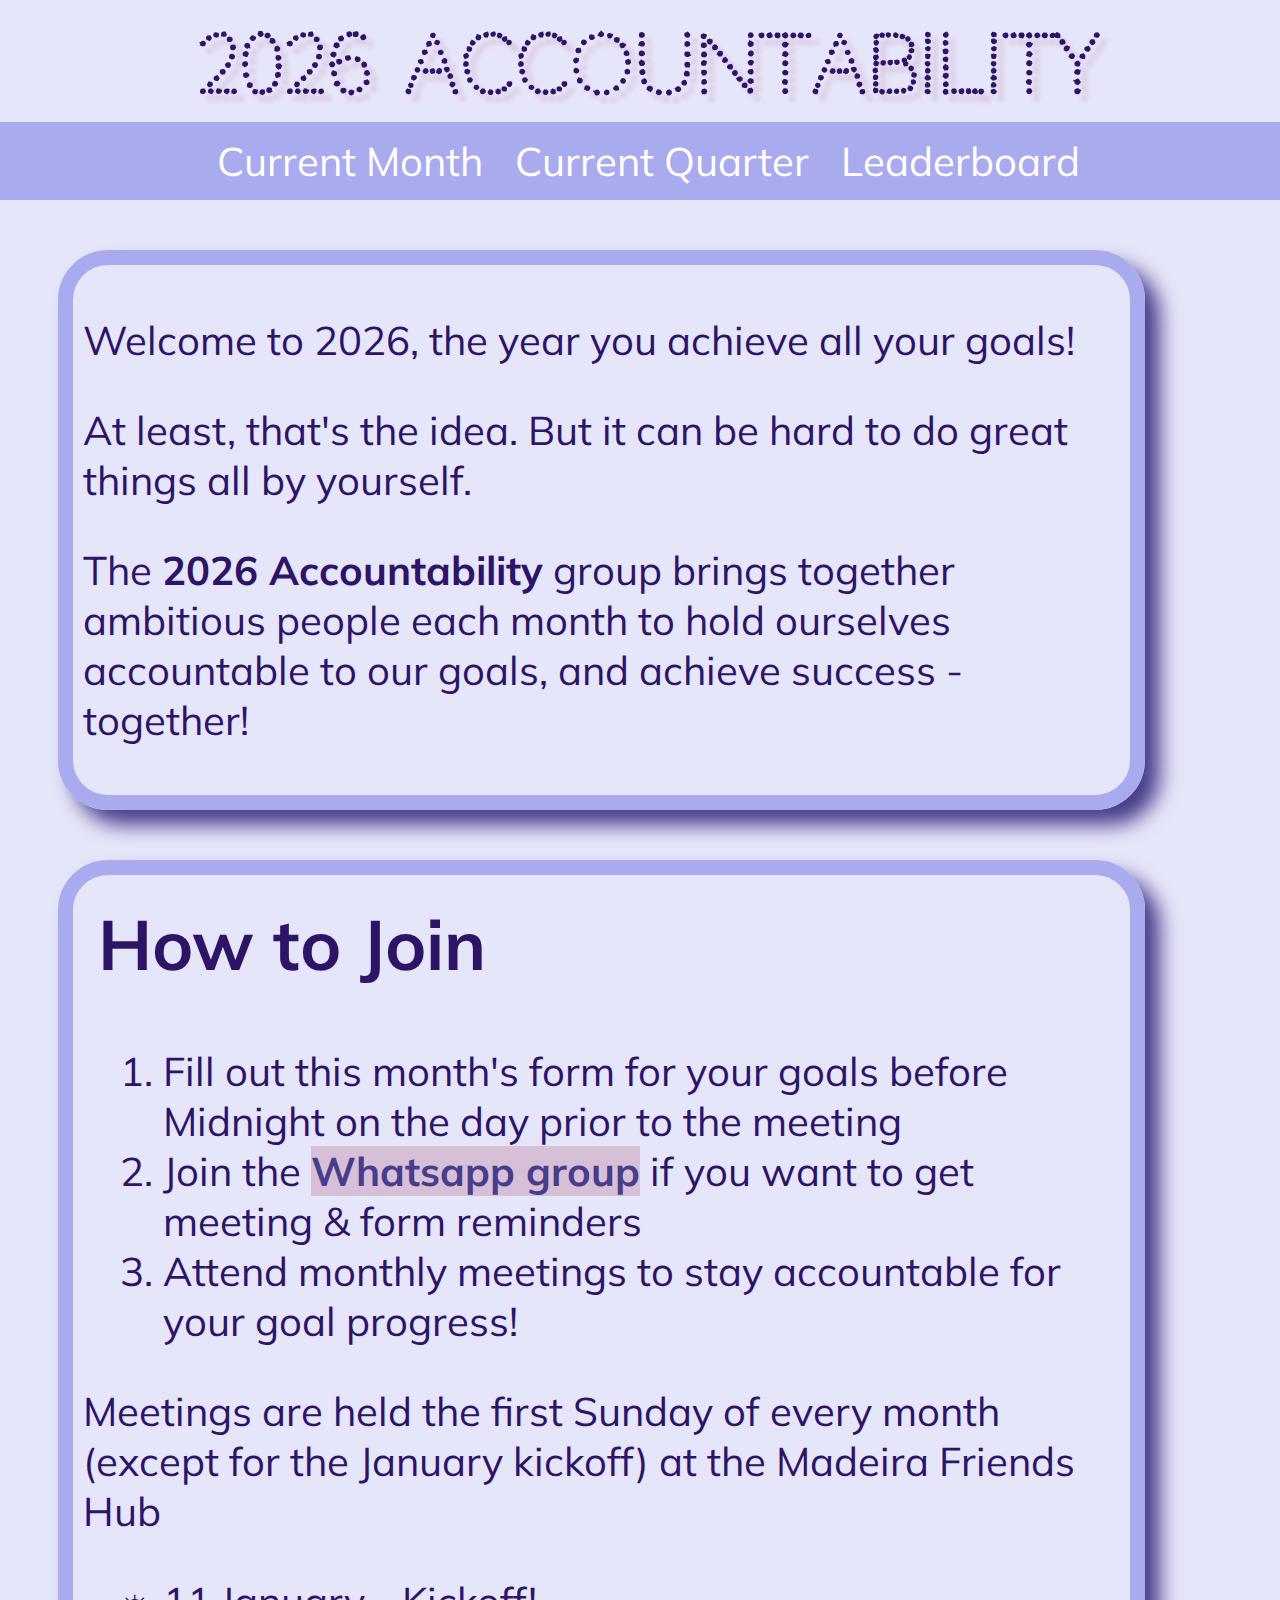
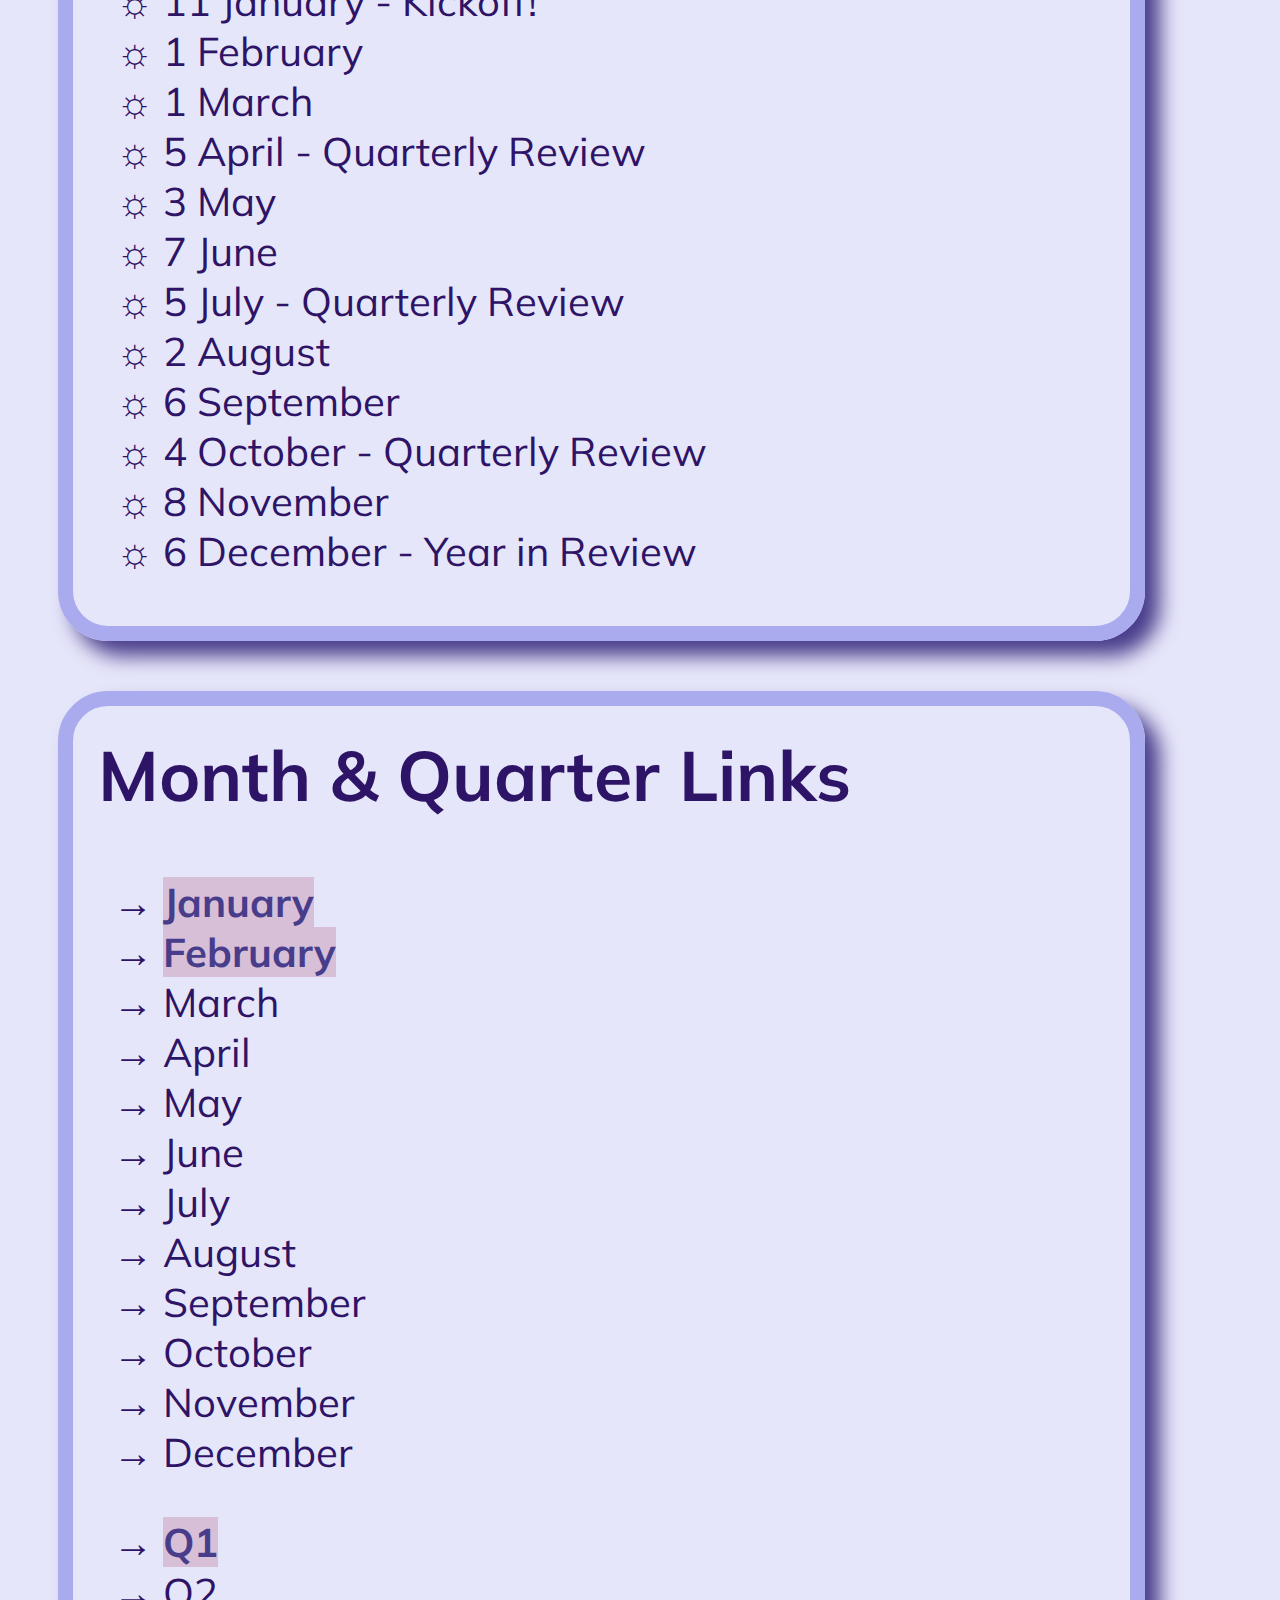
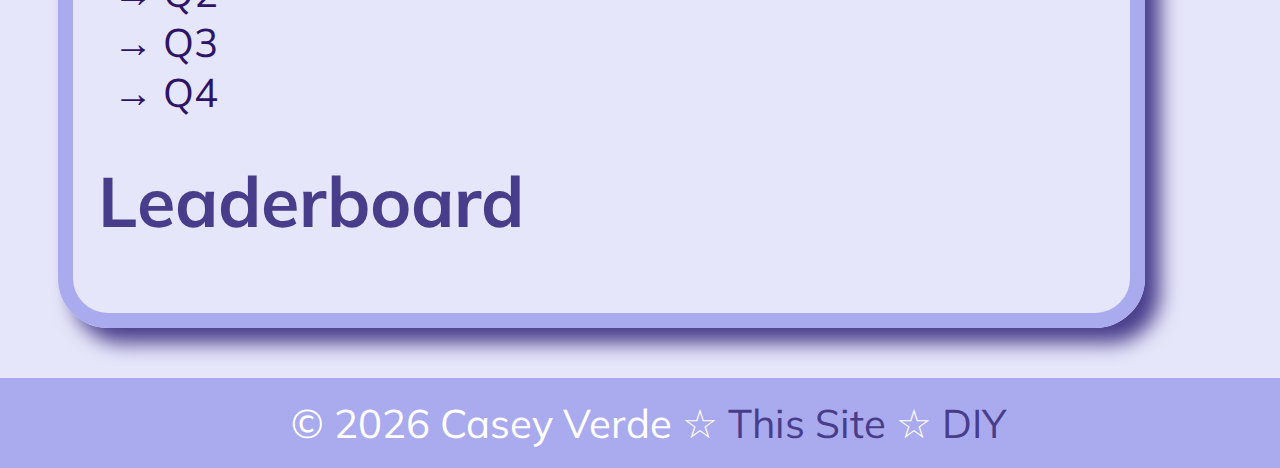
<file: index.html>
<!DOCTYPE html>
<html lang="en">
  <head>
    <meta charset="UTF-8">
    <link rel="stylesheet" href="styles.css">
    <link rel="preconnect" href="https://fonts.googleapis.com">
    <link rel="preconnect" href="https://fonts.gstatic.com" crossorigin>
    <link href="https://fonts.googleapis.com/css2?family=Codystar:wght@300;400&family=Italiana&family=Major+Mono+Display&family=Moirai+One&family=Monoton&family=Mulish&display=swap" rel="stylesheet">
    <title>2026 Accountability - Home</title>
  </head>
  <body>
    <header>
      <a href="index.html">2026 Accountability</a>
    </header>
    <nav>
      <ul class="nav-ul nav-link">
        <li class="nav-link nav-link-hover"><a class="nav-link nav-link-hover" href="january.html">Current Month</a></li>
        <li class="nav-link nav-link-hover"><a class="nav-link nav-link-hover" href="q1.html">Current Quarter</a></li>
        <li class="nav-link nav-link-hover"><a class="nav-link nav-link-hover" href="leaderboard.html">Leaderboard</a></li>
      </ul>
    </nav>
    <main>
      <article>
        <p>Welcome to 2026, the year you achieve all your goals!</p>
        <p>At least, that's the idea. But it can be hard to do great things all by yourself.</p>
        <p>The <span class="mulish-bold">2026 Accountability</span> group brings together ambitious people each month to hold ourselves accountable to our goals, and achieve success - together!</p>
      </article>
       <article>
        <h2>How to Join</h2>
        <ol>
          <li>Fill out this month's form for your goals before Midnight on the day prior to the meeting</li>
          <li>Join the <a href="https://chat.whatsapp.com/C4LbBBNNYLe6PQ7B1GpPPD">Whatsapp group</a> if you want to get meeting & form reminders</li>
          <li>Attend monthly meetings to stay accountable for your goal progress!</li>
        </ol>
        <p>Meetings are held the first Sunday of every month (except for the January kickoff) at the Madeira Friends Hub</p>
        <ul class="sun">
          <li>11 January - Kickoff!</li>
          <li>1 February</li>
          <li>1 March</li>
          <li>5 April - Quarterly Review</li>
          <li>3 May</li>
          <li>7 June</li>
          <li>5 July - Quarterly Review</li>
          <li>2 August</li>
          <li>6 September</li>
          <li>4 October - Quarterly Review</li>
          <li>8 November</li>
          <li>6 December - Year in Review</li>
        </ul>
      </article>
      <article>
        <h2>Month & Quarter Links</h2>
        <ul class="arrows">
          <li><a href="january.html">January</a></li>
          <li><a href="february.html">February</a></li>
          <li>March</li>
          <li>April</li>
          <li>May</li>
          <li>June</li>
          <li>July</li>
          <li>August</li>
          <li>September</li>
          <li>October</li>
          <li>November</li>
          <li>December</li>
        </ul>
        <ul class="arrows">
          <li><a href="q1.html">Q1</a></li>
          <li>Q2</li>
          <li>Q3</li>
          <li>Q4</li>
        </ul>
        <h2><a href="leaderboard.html">Leaderboard</a></h2>
      </article>

    </main>
    <footer>© 2026 Casey Verde ☆ <a href="https://github.com/othercasey/2026_accountability.github.io">This Site</a> ☆ <a href="https://github.com/othercasey/accountability.github.io">DIY</a></footer>
  </body>
</html>
</file>
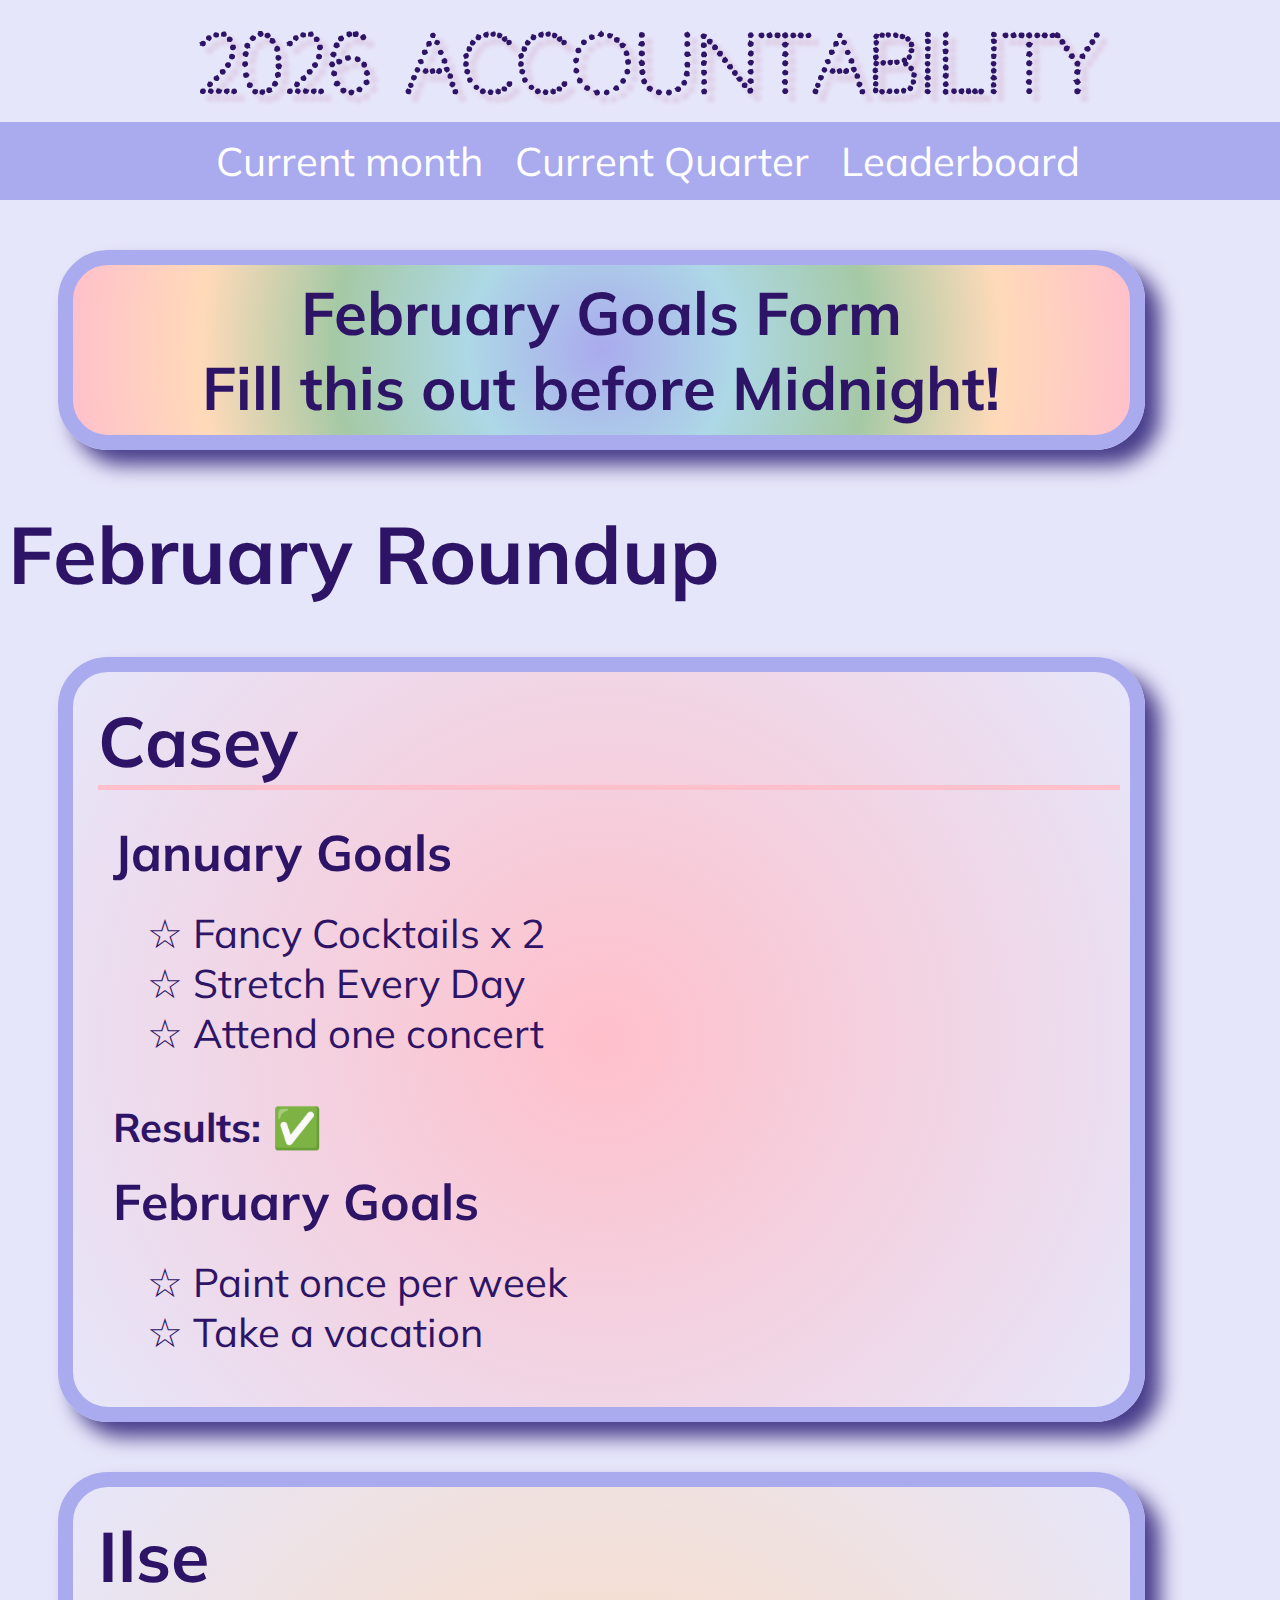
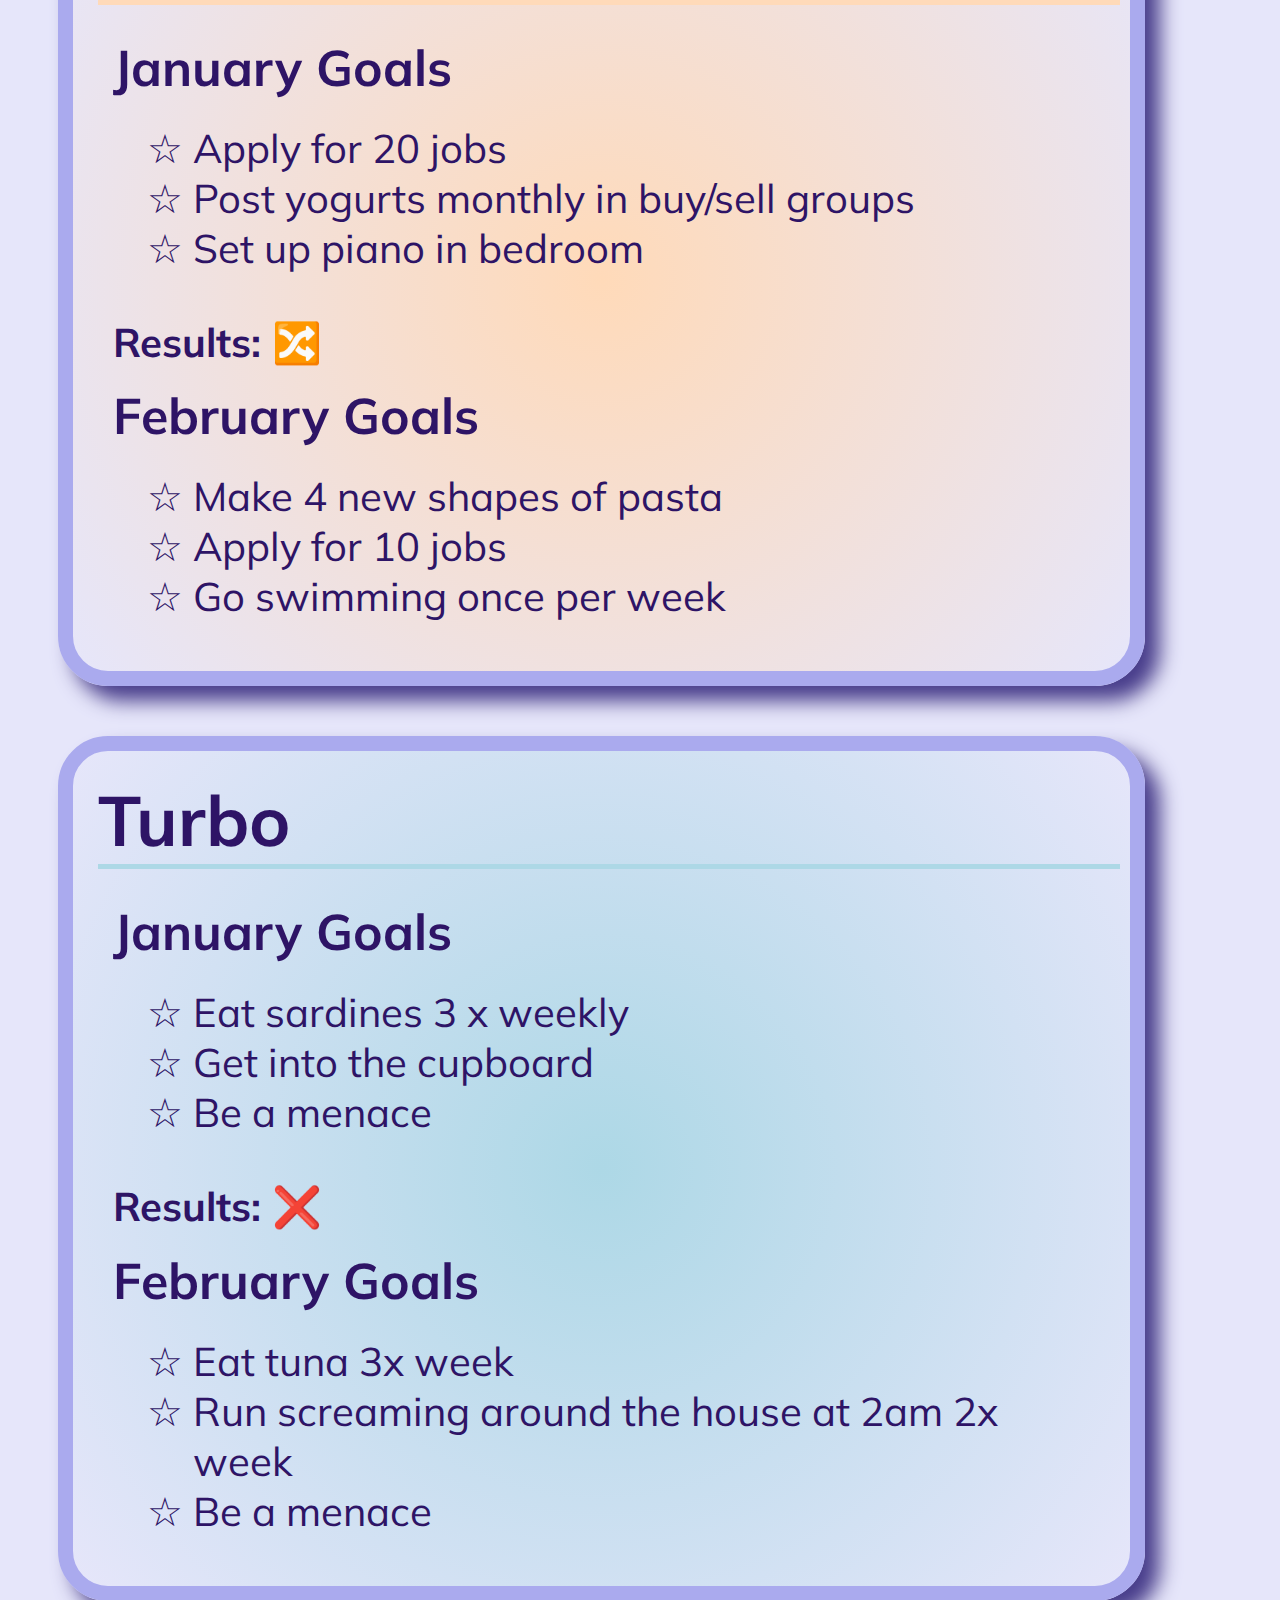
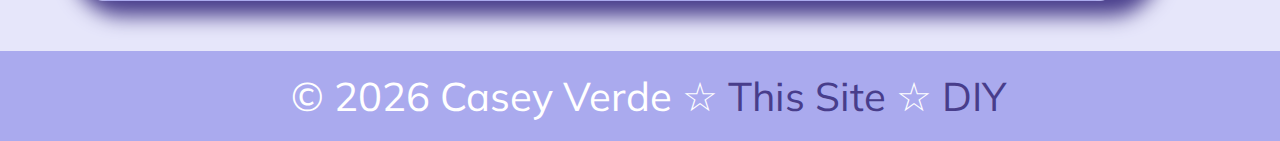
<file: february.html>
<!DOCTYPE html>
<html lang="en">
<head>
  <meta charset="UTF-8">
  <link rel="stylesheet" href="styles.css">
  <link rel="preconnect" href="https://fonts.googleapis.com">
  <link rel="preconnect" href="https://fonts.gstatic.com" crossorigin>
  <link href="https://fonts.googleapis.com/css2?family=Codystar:wght@300;400&family=Italiana&family=Major+Mono+Display&family=Moirai+One&family=Monoton&family=Mulish&display=swap" rel="stylesheet">
  <title>2026 Accountability - February</title>
</head>
<body>
  <header><a href="index.html">2026 Accountability</a></header>
  <nav>
    <ul class="nav-ul nav-link">
      <li class="nav-link nav-link-hover"><a class="nav-link nav-link-hover" href="january.html">Current month</a></li>
      <li class="nav-link nav-link-hover"><a class="nav-link nav-link-hover" href="q1.html">Current Quarter</a></li>
      <li class="nav-link nav-link-hover"><a class="nav-link nav-link-hover" href="leaderboard.html">Leaderboard</a></li>
    </ul>
  </nav>
  <main>
    <a href="https://forms.gle/ogLWjZbnqc4h2Yct5"><article class='button-theme'>February Goals Form</br>Fill this out before Midnight!</article></a>
    <h1>February Roundup</h1>
    <article class='card-theme vw-combo-3'><h2>Casey</h2><div>
  <h3>January Goals</h3>
  <ul><li>Fancy Cocktails x 2</li><li>Stretch Every Day</li><li>Attend one concert</li></ul>
  <h4>Results: ✅</h4>
</div>
<div>
  <h3>February Goals</h3>
  <ul><li>Paint once per week</li><li>Take a vacation</li></ul>
</div>
</article>
<article class='card-theme vw-combo-2'><h2>Ilse</h2><div>
  <h3>January Goals</h3>
  <ul><li>Apply for 20 jobs</li><li>Post yogurts monthly in buy/sell groups</li><li>Set up piano in bedroom</li></ul>
  <h4>Results: 🔀</h4>
</div>
<div>
  <h3>February Goals</h3>
  <ul><li>Make 4 new shapes of pasta</li><li>Apply for 10 jobs</li><li>Go swimming once per week</li></ul>
</div>
</article>
<article class='card-theme vw-combo-0'><h2>Turbo</h2><div>
  <h3>January Goals</h3>
  <ul><li>Eat sardines 3 x weekly</li><li>Get into the cupboard</li><li>Be a menace</li></ul>
  <h4>Results: ❌</h4>
</div>
<div>
  <h3>February Goals</h3>
  <ul><li>Eat tuna 3x week</li><li>Run screaming around the house at 2am 2x week</li><li>Be a menace</li></ul>
</div>
</article>
  </main>
  <footer>© 2026 Casey Verde ☆ <a href="https://github.com/othercasey/2026_accountability.github.io">This Site</a> ☆ <a href="https://github.com/othercasey/accountability.github.io">DIY</a></footer>
</body>
</html>
</file>
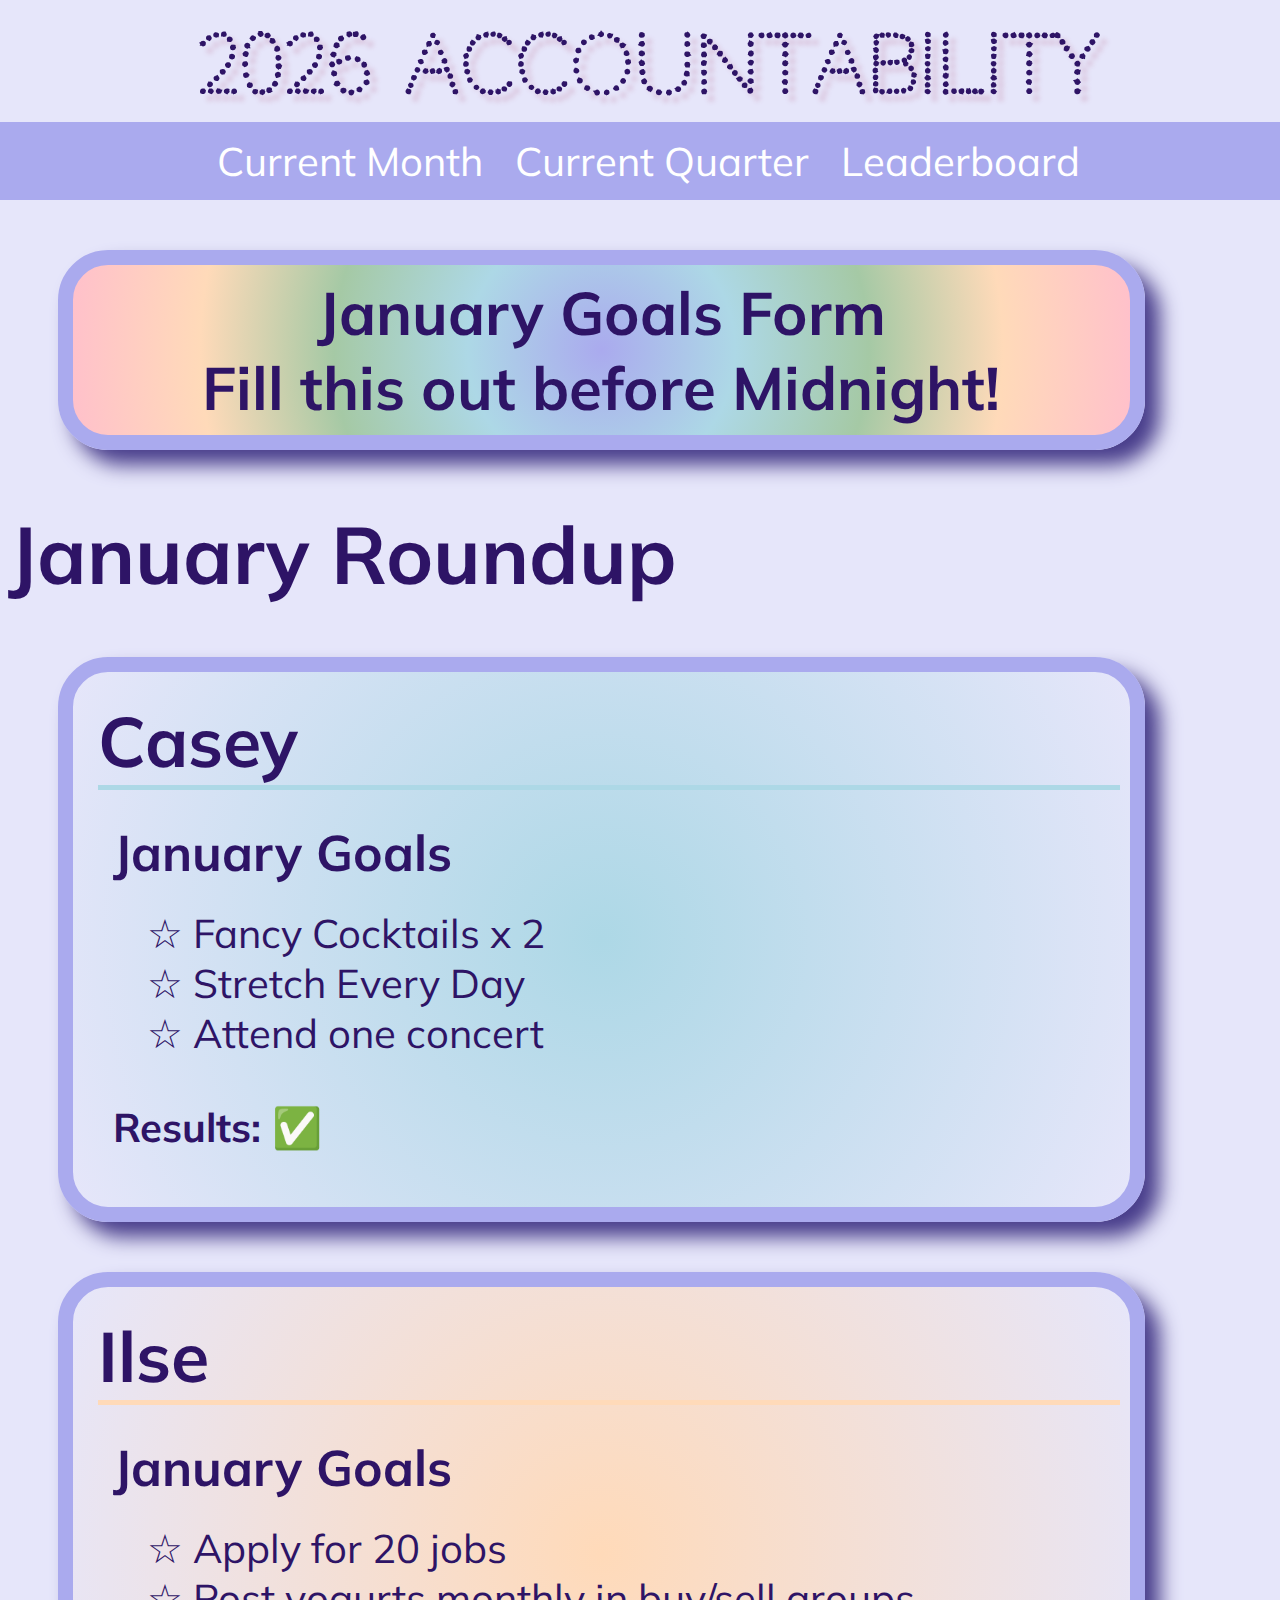
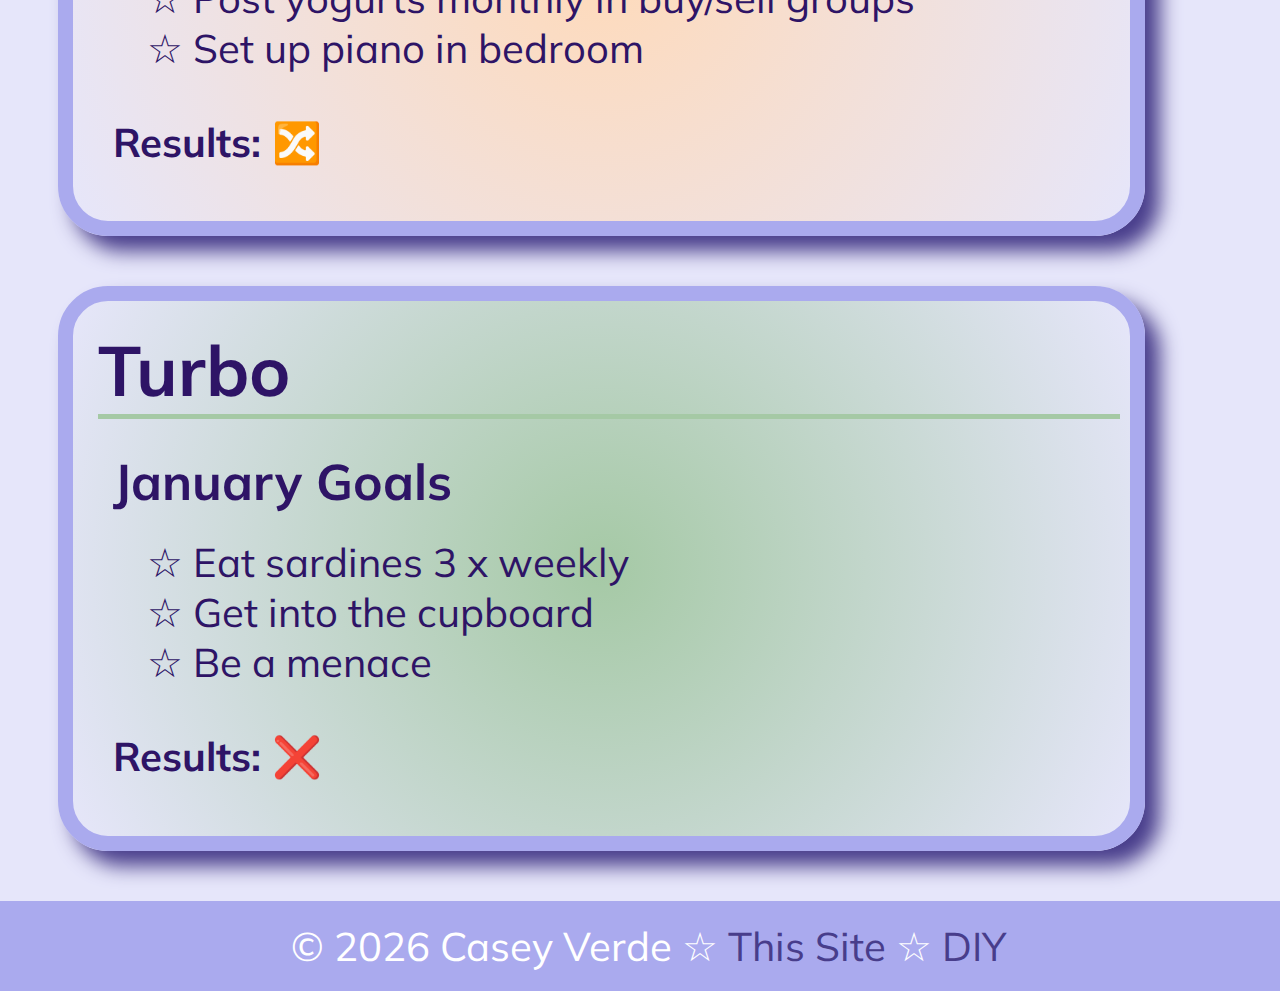
<file: january.html>
<!DOCTYPE html>
<html lang="en">
<head>
  <meta charset="UTF-8">
  <link rel="stylesheet" href="styles.css">
  <link rel="preconnect" href="https://fonts.googleapis.com">
  <link rel="preconnect" href="https://fonts.gstatic.com" crossorigin>
  <link href="https://fonts.googleapis.com/css2?family=Codystar:wght@300;400&family=Italiana&family=Major+Mono+Display&family=Moirai+One&family=Monoton&family=Mulish&display=swap" rel="stylesheet">
  <title>2026 Accountability - January</title>
</head>
<body>
  <header><a href="index.html">2026 Accountability</a></header>
  <nav>
    <ul class="nav-ul nav-link">
      <li class="nav-link nav-link-hover"><a class="nav-link nav-link-hover" href="january.html">Current Month</a></li>
      <li class="nav-link nav-link-hover"><a class="nav-link nav-link-hover" href="q1.html">Current Quarter</a></li>
      <li class="nav-link nav-link-hover"><a class="nav-link nav-link-hover" href="leaderboard.html">Leaderboard</a></li>
    </ul>
  </nav>
  <main>
    <a href="https://forms.gle/cvpaF5Wvpa3psKW77"><article class='button-theme'>January Goals Form</br>Fill this out before Midnight!</article></a>
    <h1>January Roundup</h1>
    <article class='card-theme vw-combo-0'><h2>Casey</h2><div><h3>January Goals</h3><ul><li>Fancy Cocktails x 2</li><li>Stretch Every Day</li><li>Attend one concert</li></ul><h4>Results: ✅</h4></div></article>
<article class='card-theme vw-combo-2'><h2>Ilse</h2><div><h3>January Goals</h3><ul><li>Apply for 20 jobs</li><li>Post yogurts monthly in buy/sell groups</li><li>Set up piano in bedroom</li></ul><h4>Results: 🔀</h4></div></article>
<article class='card-theme vw-combo-1'><h2>Turbo</h2><div><h3>January Goals</h3><ul><li>Eat sardines 3 x weekly</li><li>Get into the cupboard</li><li>Be a menace</li></ul><h4>Results: ❌</h4></div></article>
  </main>
  <footer>© 2026 Casey Verde ☆ <a href="https://github.com/othercasey/2026_accountability.github.io">This Site</a> ☆ <a href="https://github.com/othercasey/accountability.github.io">DIY</a></footer>
</body>
</html>
</file>
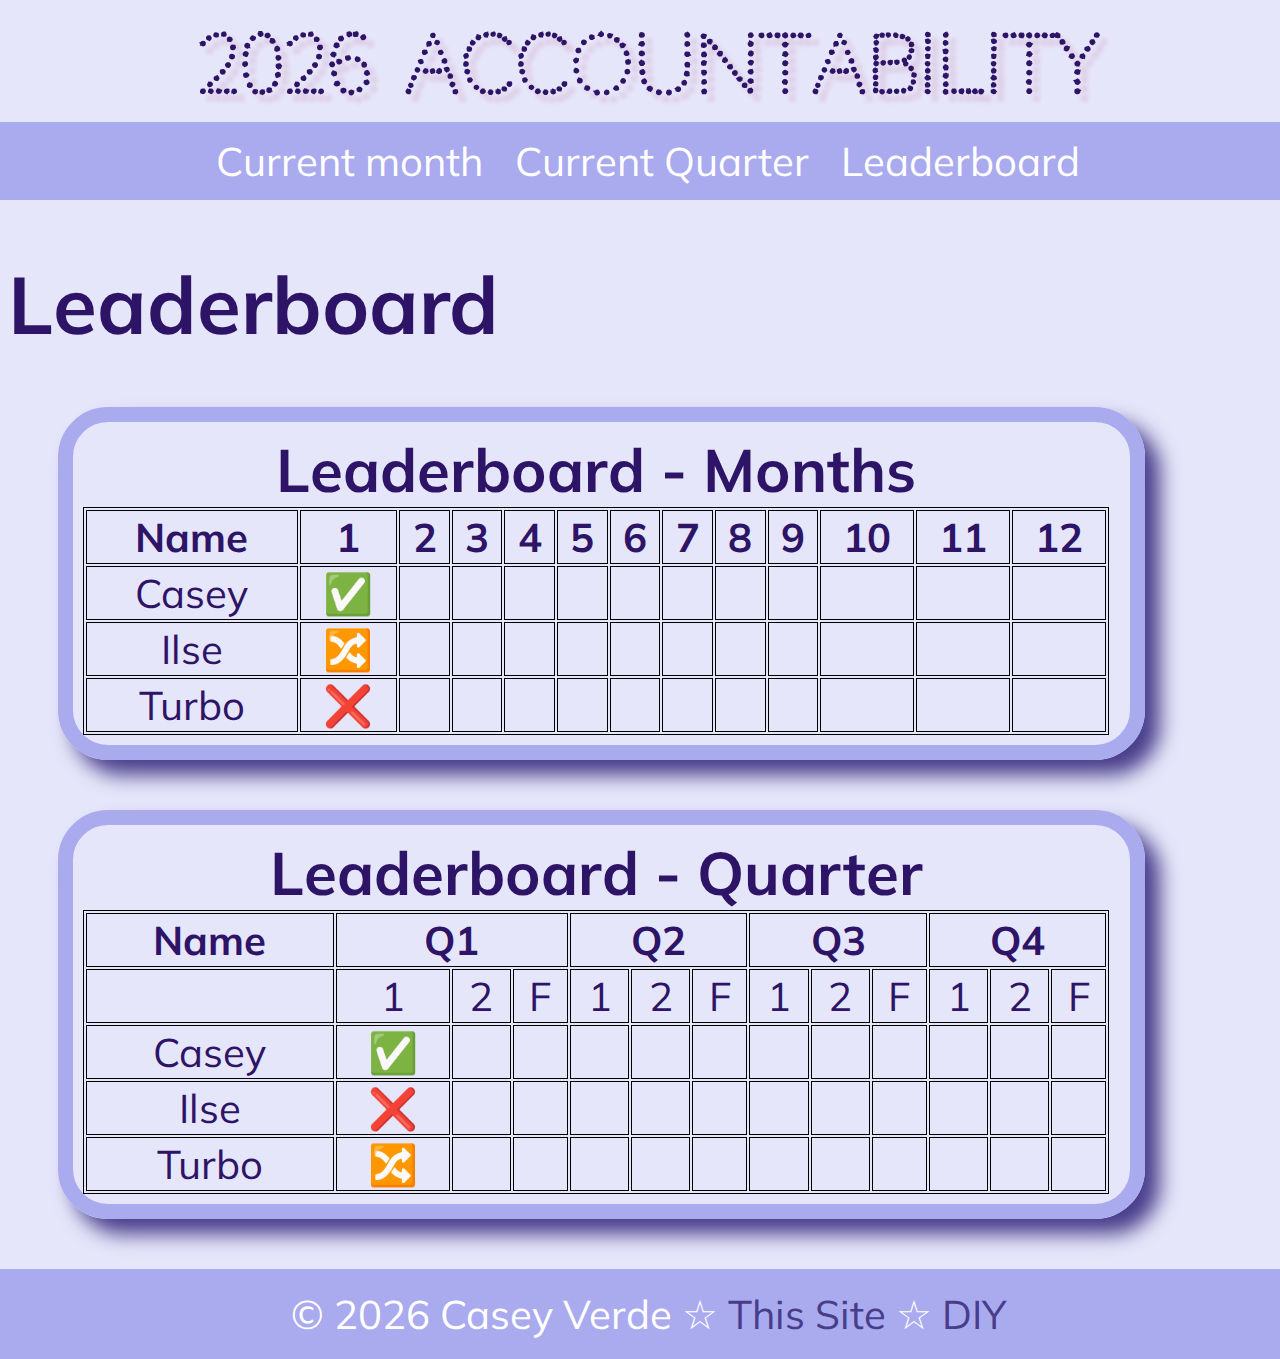
<file: leaderboard.html>
<!DOCTYPE html>
<html lang="en">
<head>
  <meta charset="UTF-8">
  <link rel="stylesheet" href="styles.css">
  <link rel="preconnect" href="https://fonts.googleapis.com">
  <link rel="preconnect" href="https://fonts.gstatic.com" crossorigin>
  <link href="https://fonts.googleapis.com/css2?family=Codystar:wght@300;400&family=Italiana&family=Major+Mono+Display&family=Moirai+One&family=Monoton&family=Mulish&display=swap" rel="stylesheet">
  <title>2026 Accountability - Leaderboard</title>
</head>
<body>
  <header><a href="index.html">2026 Accountability</a></header>
  <nav>
    <ul class="nav-ul nav-link">
      <li class="nav-link nav-link-hover"><a class="nav-link nav-link-hover" href="january.html">Current month</a></li>
      <li class="nav-link nav-link-hover"><a class="nav-link nav-link-hover" href="q1.html">Current Quarter</a></li>
      <li class="nav-link nav-link-hover"><a class="nav-link nav-link-hover" href="leaderboard.html">Leaderboard</a></li>
    </ul>
  </nav>
  <main>
    <h1>Leaderboard</h1>
    <article>
  <table>
    <caption>Leaderboard - Months</caption>
    <thead><tr><th>Name</th><th>1</th><th>2</th><th>3</th><th>4</th><th>5</th><th>6</th><th>7</th><th>8</th><th>9</th><th>10</th><th>11</th><th>12</th></tr></thead>
    <tbody><tr><td class='name'>Casey</td><td>✅</td><td></td><td></td><td></td><td></td><td></td><td></td><td></td><td></td><td></td><td></td><td></td></tr>
<tr><td class='name'>Ilse</td><td>🔀</td><td></td><td></td><td></td><td></td><td></td><td></td><td></td><td></td><td></td><td></td><td></td></tr>
<tr><td class='name'>Turbo</td><td>❌</td><td></td><td></td><td></td><td></td><td></td><td></td><td></td><td></td><td></td><td></td><td></td></tr></tbody>
  </table>
</article>
<article>
  <table>
    <caption>Leaderboard - Quarter</caption>
    <thead>
      <tr><th>Name</th><th colspan="3">Q1</th><th colspan="3">Q2</th><th colspan="3">Q3</th><th colspan="3">Q4</th></tr>
      <tr><td></td><td>1</td><td>2</td><td>F</td><td>1</td><td>2</td><td>F</td><td>1</td><td>2</td><td>F</td><td>1</td><td>2</td><td>F</td></tr>
    </thead>
    <tbody><tr><td class='name'>Casey</td><td>✅</td><td></td><td></td><td></td><td></td><td></td><td></td><td></td><td></td><td></td><td></td><td></td></tr>
<tr><td class='name'>Ilse</td><td>❌</td><td></td><td></td><td></td><td></td><td></td><td></td><td></td><td></td><td></td><td></td><td></td></tr>
<tr><td class='name'>Turbo</td><td>🔀</td><td></td><td></td><td></td><td></td><td></td><td></td><td></td><td></td><td></td><td></td><td></td></tr></tbody>
  </table>
</article>

  </main>
  <footer>© 2026 Casey Verde ☆ <a href="https://github.com/othercasey/2026_accountability.github.io">This Site</a> ☆ <a href="https://github.com/othercasey/accountability.github.io">DIY</a></footer>
</body>
</html>
</file>
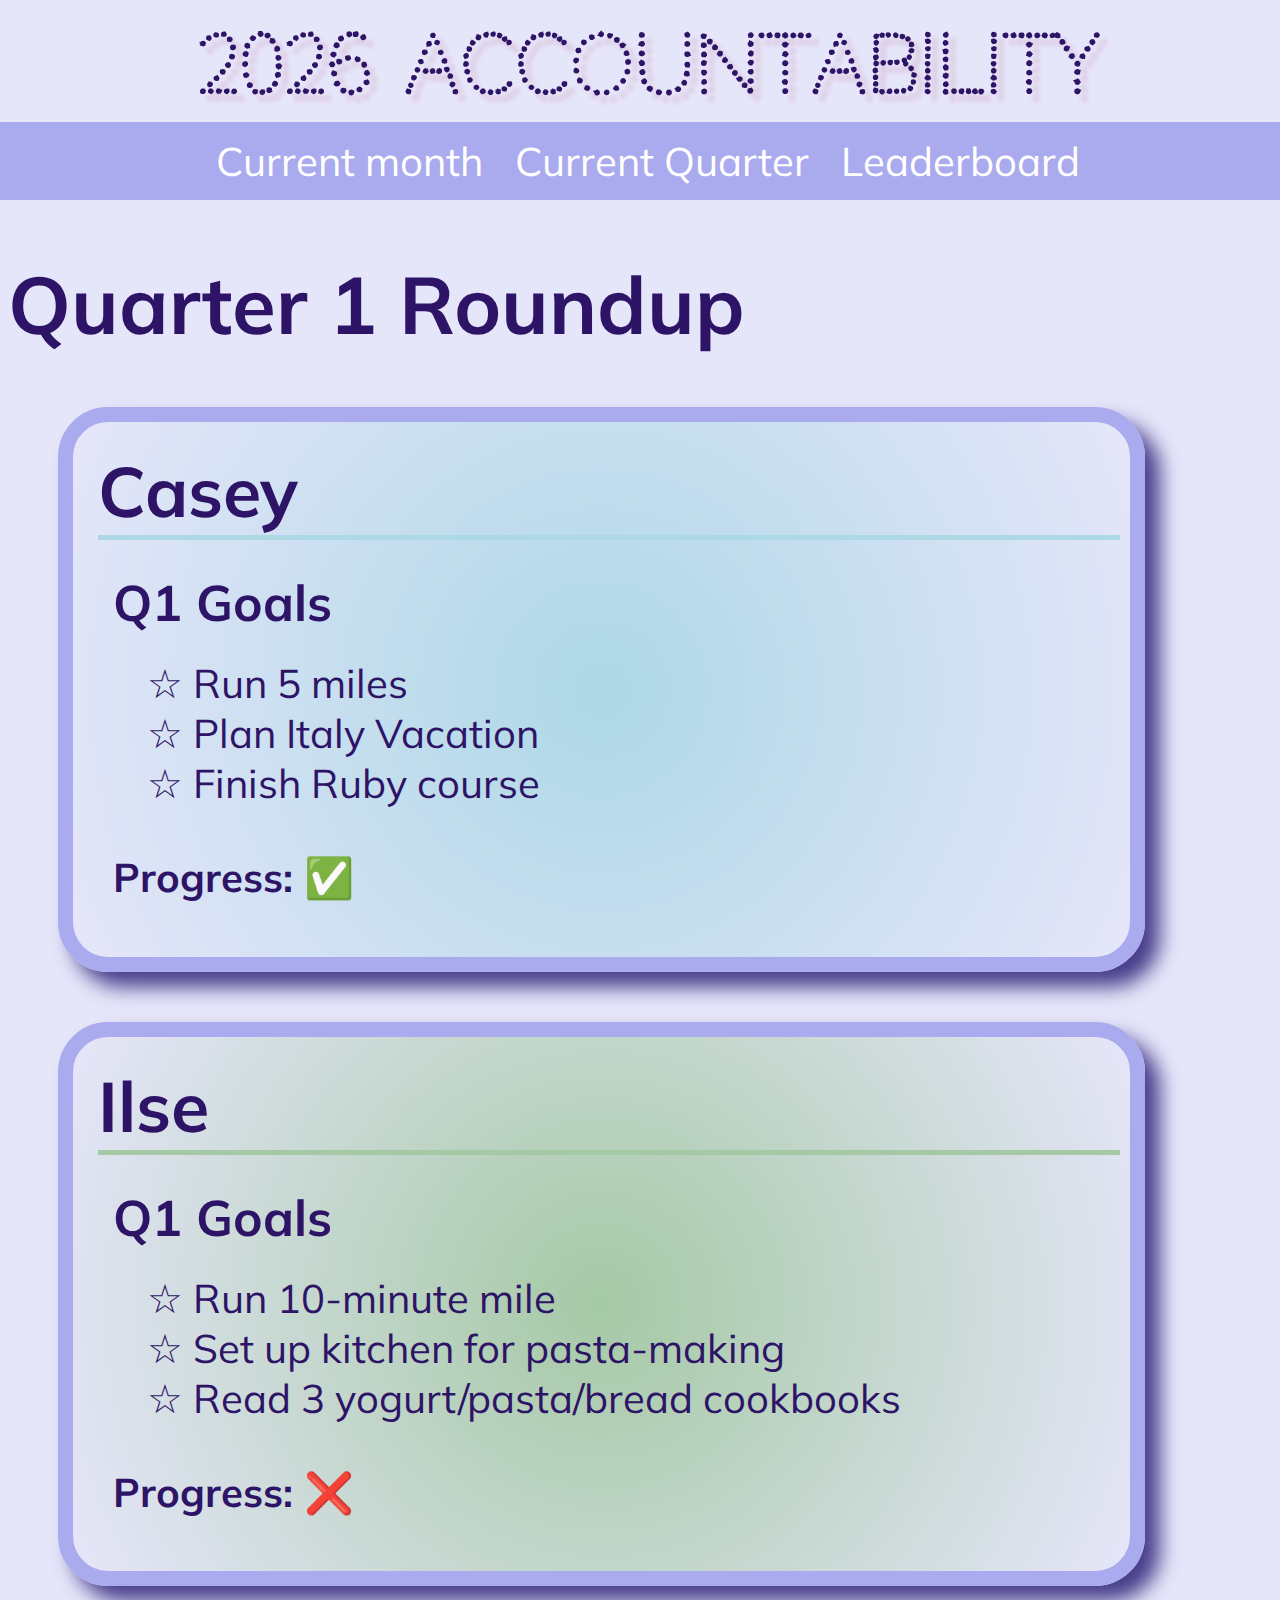
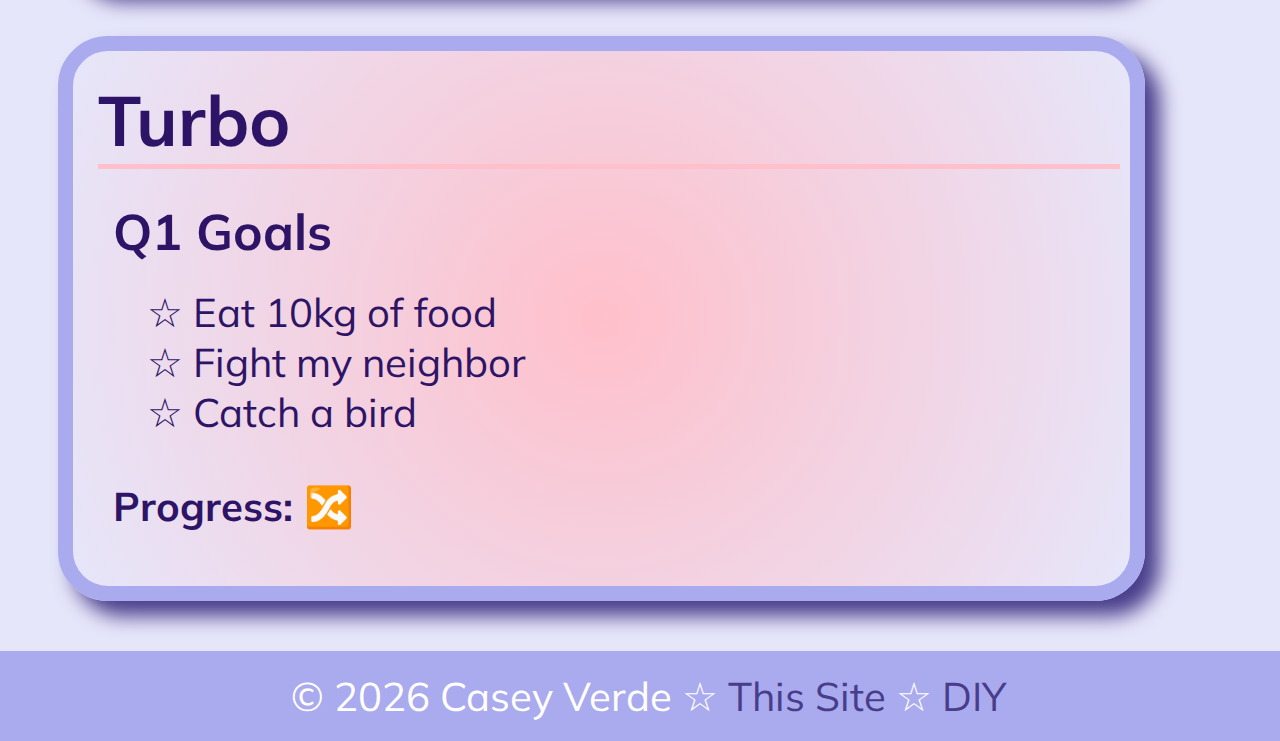
<file: q1.html>
<!DOCTYPE html>
<html lang="en">
<head>
  <meta charset="UTF-8">
  <link rel="stylesheet" href="styles.css">
  <link rel="preconnect" href="https://fonts.googleapis.com">
  <link rel="preconnect" href="https://fonts.gstatic.com" crossorigin>
  <link href="https://fonts.googleapis.com/css2?family=Codystar:wght@300;400&family=Italiana&family=Major+Mono+Display&family=Moirai+One&family=Monoton&family=Mulish&display=swap" rel="stylesheet">
  <title>2026 Accountability - Q1</title>
</head>
<body>
  <header><a href="index.html">2026 Accountability</a></header>
  <nav>
    <ul class="nav-ul nav-link">
      <li class="nav-link nav-link-hover"><a class="nav-link nav-link-hover" href="january.html">Current month</a></li>
      <li class="nav-link nav-link-hover"><a class="nav-link nav-link-hover" href="q1.html">Current Quarter</a></li>
      <li class="nav-link nav-link-hover"><a class="nav-link nav-link-hover" href="leaderboard.html">Leaderboard</a></li>
    </ul>
  </nav>
  <main>
    <h1>Quarter 1 Roundup</h1>
    <article class='card-theme vw-combo-0'><h2>Casey</h2><div><h3>Q1 Goals</h3><ul><li>Run 5 miles</li><li>Plan Italy Vacation</li><li>Finish Ruby course</li></ul><h4>Progress: ✅</h4></div></article>
<article class='card-theme vw-combo-1'><h2>Ilse</h2><div><h3>Q1 Goals</h3><ul><li>Run 10-minute mile</li><li>Set up kitchen for pasta-making</li><li>Read 3 yogurt/pasta/bread cookbooks</li></ul><h4>Progress: ❌</h4></div></article>
<article class='card-theme vw-combo-3'><h2>Turbo</h2><div><h3>Q1 Goals</h3><ul><li>Eat 10kg of food</li><li>Fight my neighbor</li><li>Catch a bird</li></ul><h4>Progress: 🔀</h4></div></article>
  </main>
  <footer>© 2026 Casey Verde ☆ <a href="https://github.com/othercasey/2026_accountability.github.io">This Site</a> ☆ <a href="https://github.com/othercasey/accountability.github.io">DIY</a></footer>
</body>
</html>
</file>
<file: styles.css>
:root {
  --vw-background: lavender;
  --vw-accent-light: thistle;
  --vw-accent-medium: #aaaaee;
  --vw-accent-dark: darkslateblue;
  --vw-text: #2e1466;
}

html, body {
    width: 100%;
    height: 100%;
}

body {
	min-height: 100%;
  display: flex;
  flex-direction: column;
  align-items: stretch;
  background-color: var(--vw-background);
  font-size: 40px;
  /* Base font size */
  color: var(--vw-text);
  font-family: "Mulish", sans-serif;
  font-optical-sizing: auto;
  font-weight: 400;
  font-style: normal;
}

main {
	flex-grow: 1;
  width: 90%;
  min-height: 100%;
}

header {
  text-align: center;
  padding: 10px;
}

header a {
  font-size: 2em;
  font-weight: bold;
  /*text-decoration: none;*/
  color: var(--vw-text);
  text-shadow: 7px 7px 5px var(--vw-accent-light);
  font-family: "Codystar", sans-serif;
  font-weight: 700;
  font-style: normal;
}

/*tron header*/
.major-mono-display-regular {
  font-family: "Major Mono Display", monospace;
  font-weight: 400;
  font-style: normal;
}

/*Vaporwave Header*/
.codystar-regular {
  font-family: "Codystar", sans-serif;
  font-weight: 400;
  font-style: normal;
}

/*Vaporwave text*/
.mulish-normal {
  font-family: "Mulish", sans-serif;
  font-optical-sizing: auto;
  font-weight: 400;
  font-style: normal;
}

/*Vaporwave bold text*/
.mulish-bold {
  font-family: "Mulish", sans-serif;
  font-optical-sizing: auto;
  font-weight: 700;
  font-style: normal;
}

nav ul {
  list-style-type: none;
  margin: 0px -10px;
  padding: 0;
  background-color: var(--vw-accent-medium);
  display: flex;
  justify-content: center;
}

nav ul li a {
  display: block;
  color: white;
  padding: 14px 16px;
}

nav ul li a:hover {
  background-color: var(--vw-accent-dark);
}

article {
  border: 15px solid var(--vw-accent-medium);
  border-radius: 50px;
  width: 90%;
  margin: 50px 0px 50px 50px;
  padding: 10px;
  box-shadow: 15px 15px 20px var(--vw-accent-dark);
}

div {
  margin: 30px;
}

footer {
  background-color: var(--vw-accent-medium);
  color: white;
  text-decoration: none;
  margin: 0px -10px;
  padding: 20px 10px;
  text-align: center;
}

header, main, footer {
  flex-shrink: 0;
}

h1 {
  font-size: 2em;
  font-weight: bold;
  color: var(--vw-text);
}

h2 {
  font-size: 1.75em;
  font-weight: bold;
  color: var(--vw-text);
  margin-top: 15px;
  margin-left: 15px;
}

h3 {
  font-size: 1.25em;
  font-weight: bold;
  line-height: 0.2;
  color: var(--vw-text);
}

h4 {
  font-size: 1em;
  font-weight: bold;
  line-height: 0.8;
  color: var(--vw-text);
}

a {
	text-decoration: none;
	color: var(--vw-accent-dark);
}

a:hover {
	color: var(--vw-accent-light);
	background-color: var(--vw-accent-medium);
}

table,
th,
td {
  border: 1px solid black;
}

table {
  width: 99%;
}

td {
  text-align: center;
}

tr:nth-child(even) {
  background-color: var(--vw-color-2);
}

caption {
  font-size: 1.5em;
  font-weight: bold;
}

ul {
  list-style-type: "☆ ";
  margin-left: 1em;
}

ol {
	margin-left: 1em;
}

article ol a, article ul a {
	font-weight: bold;
	color: var(--vw-accent-dark);
	background-color: var(--vw-accent-light);
}

article ol a:hover, article ul a:hover {
	font-weight: bold;
	color: var(--vw-accent-medium);
	background-color: var(--vw-accent-light);
}

.arrows {
  list-style-type: "→ ";
  margin-left: 1em;
}

.sun {
	list-style-type: "☼ ";
	margin-left: 1em;
}

.center {
  margin: auto;
  width: 90%;
  padding: 10px;
}

.card-theme {
	background-image: radial-gradient(circle, var(--vw-card-color), lavender);
}

.card-theme h2 {
  border-bottom: 5px solid var(--vw-card-color, var(--vw-text));
}

/* blue */
.vw-combo-0 {
	--vw-card-translucent: #ADD8E680;
  --vw-card-color: lightblue;
	
}

/* green */
.vw-combo-1 {
  --vw-card-translucent: #A5C9A580;
  --vw-card-color: #A5C9A5;
  
}

/* peach */
.vw-combo-2 {
  --vw-card-translucent: #FFDAB980;
  --vw-card-color: peachpuff;
  
}

/* pink */
.vw-combo-3 {
  --vw-card-translucent: #FFC0CB80;
  --vw-card-color: pink;
  
}

/* purple */
.vw-combo-4 {
  --vw-card-translucent: lavender;
  --vw-card-color: #aaaaee;
}

.button-theme {
	background-image: radial-gradient(circle, #aaaaee, lightblue, #A5C9A5, peachpuff, pink);
	text-align: center;
  color: var(--vw-text);
  font-weight: bold;
	font-size: 1.5em;
}
</file>
